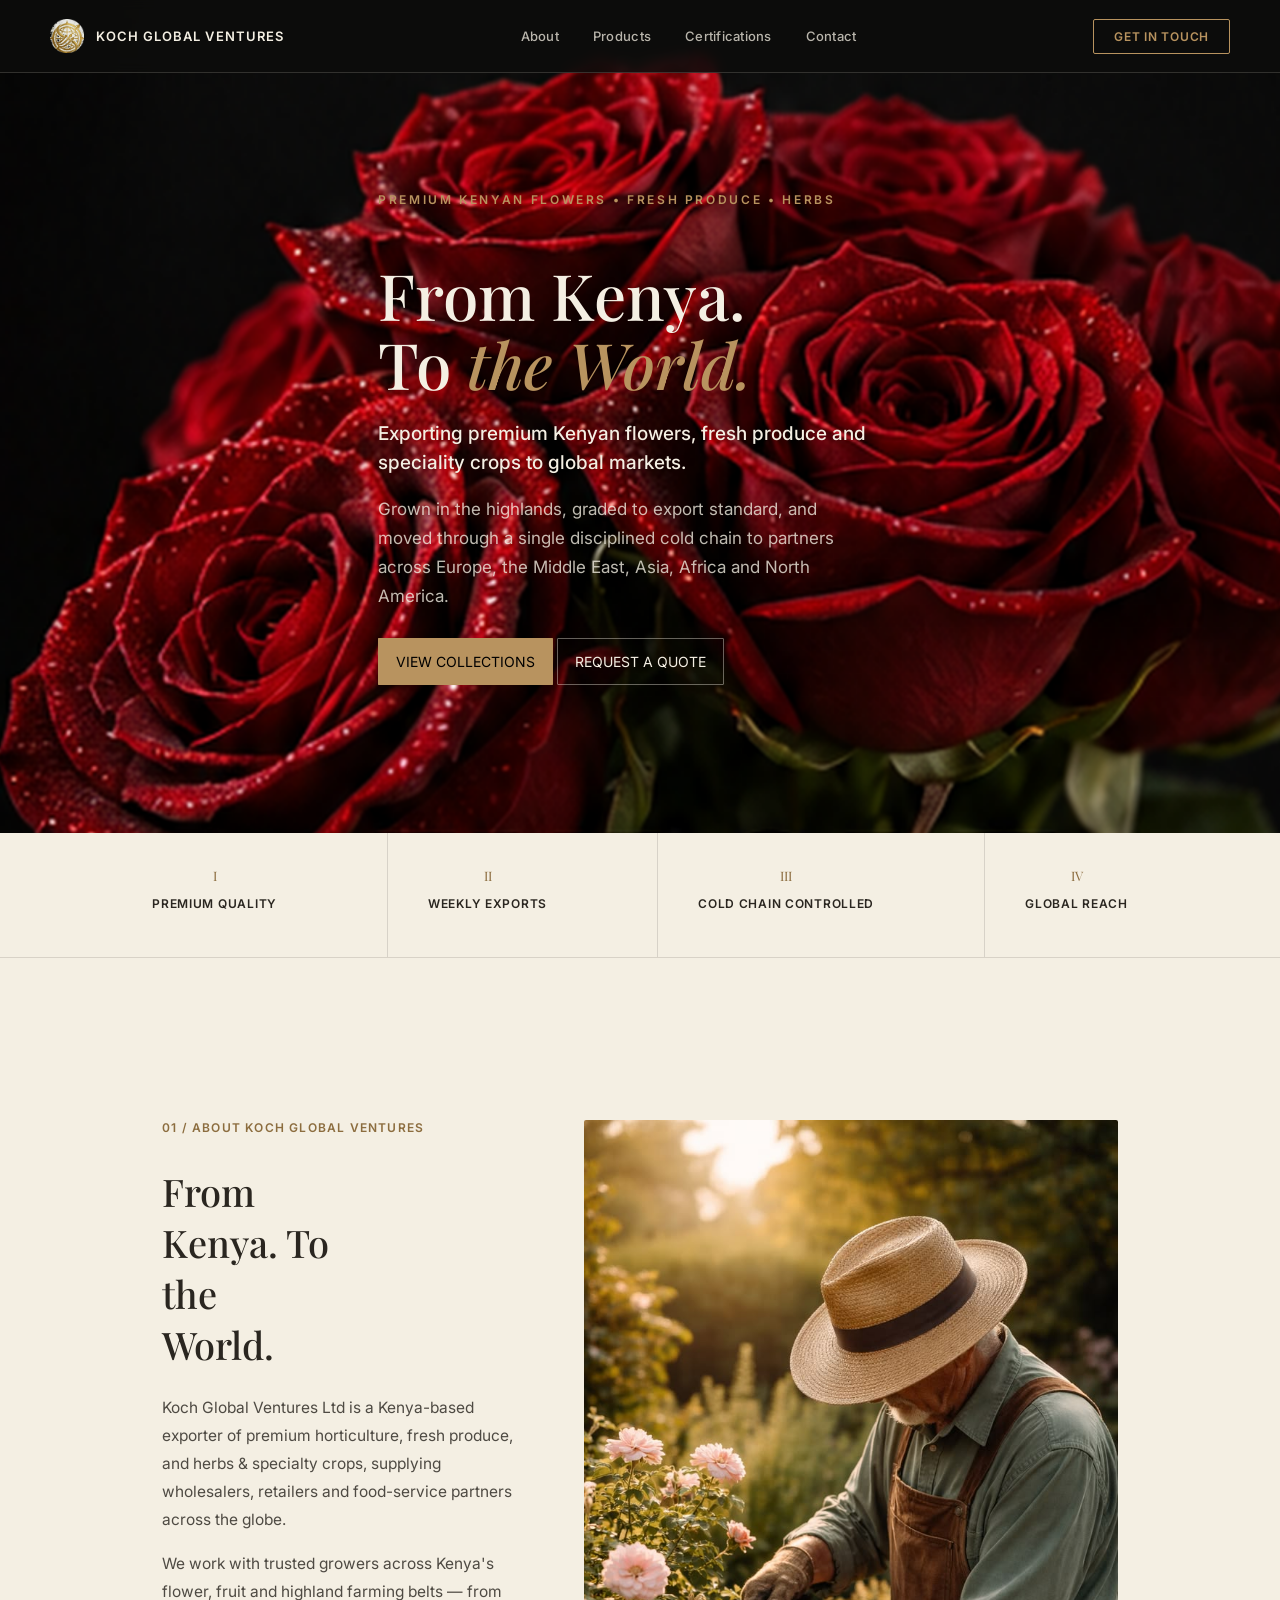
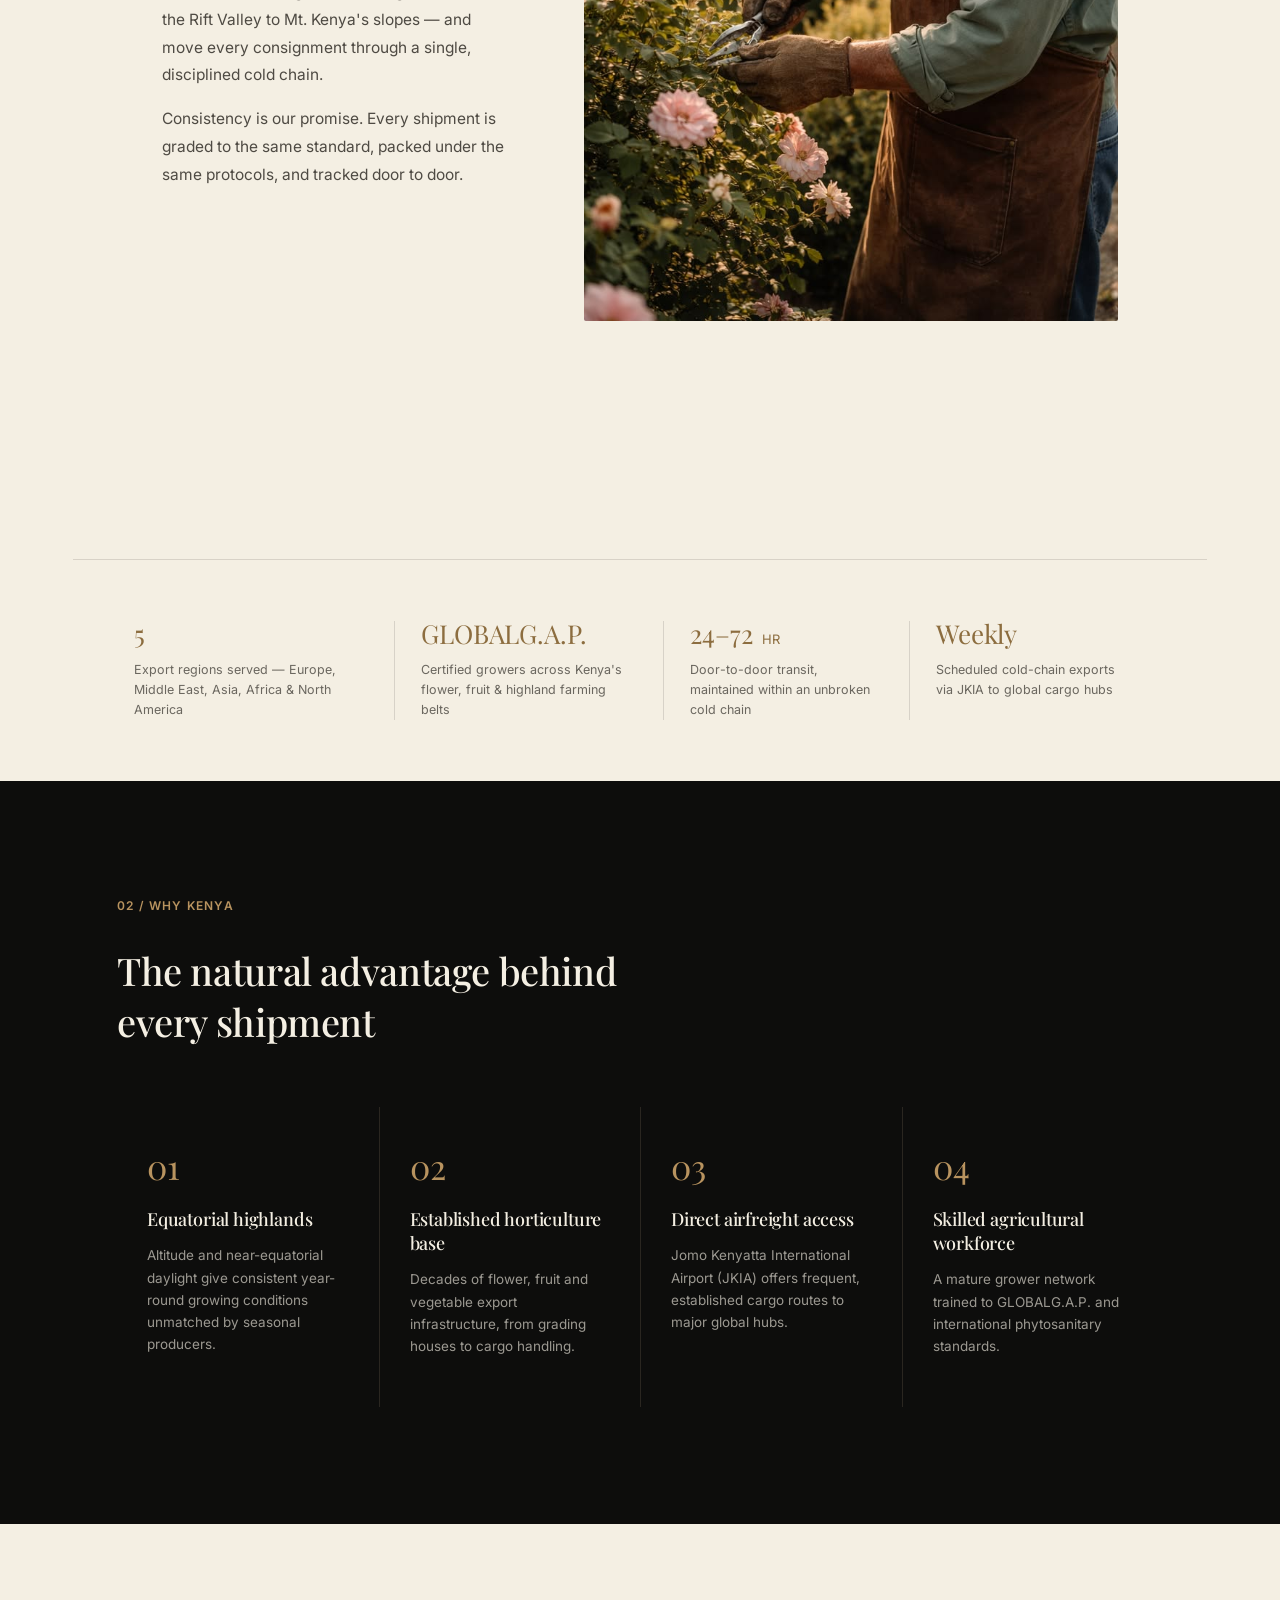
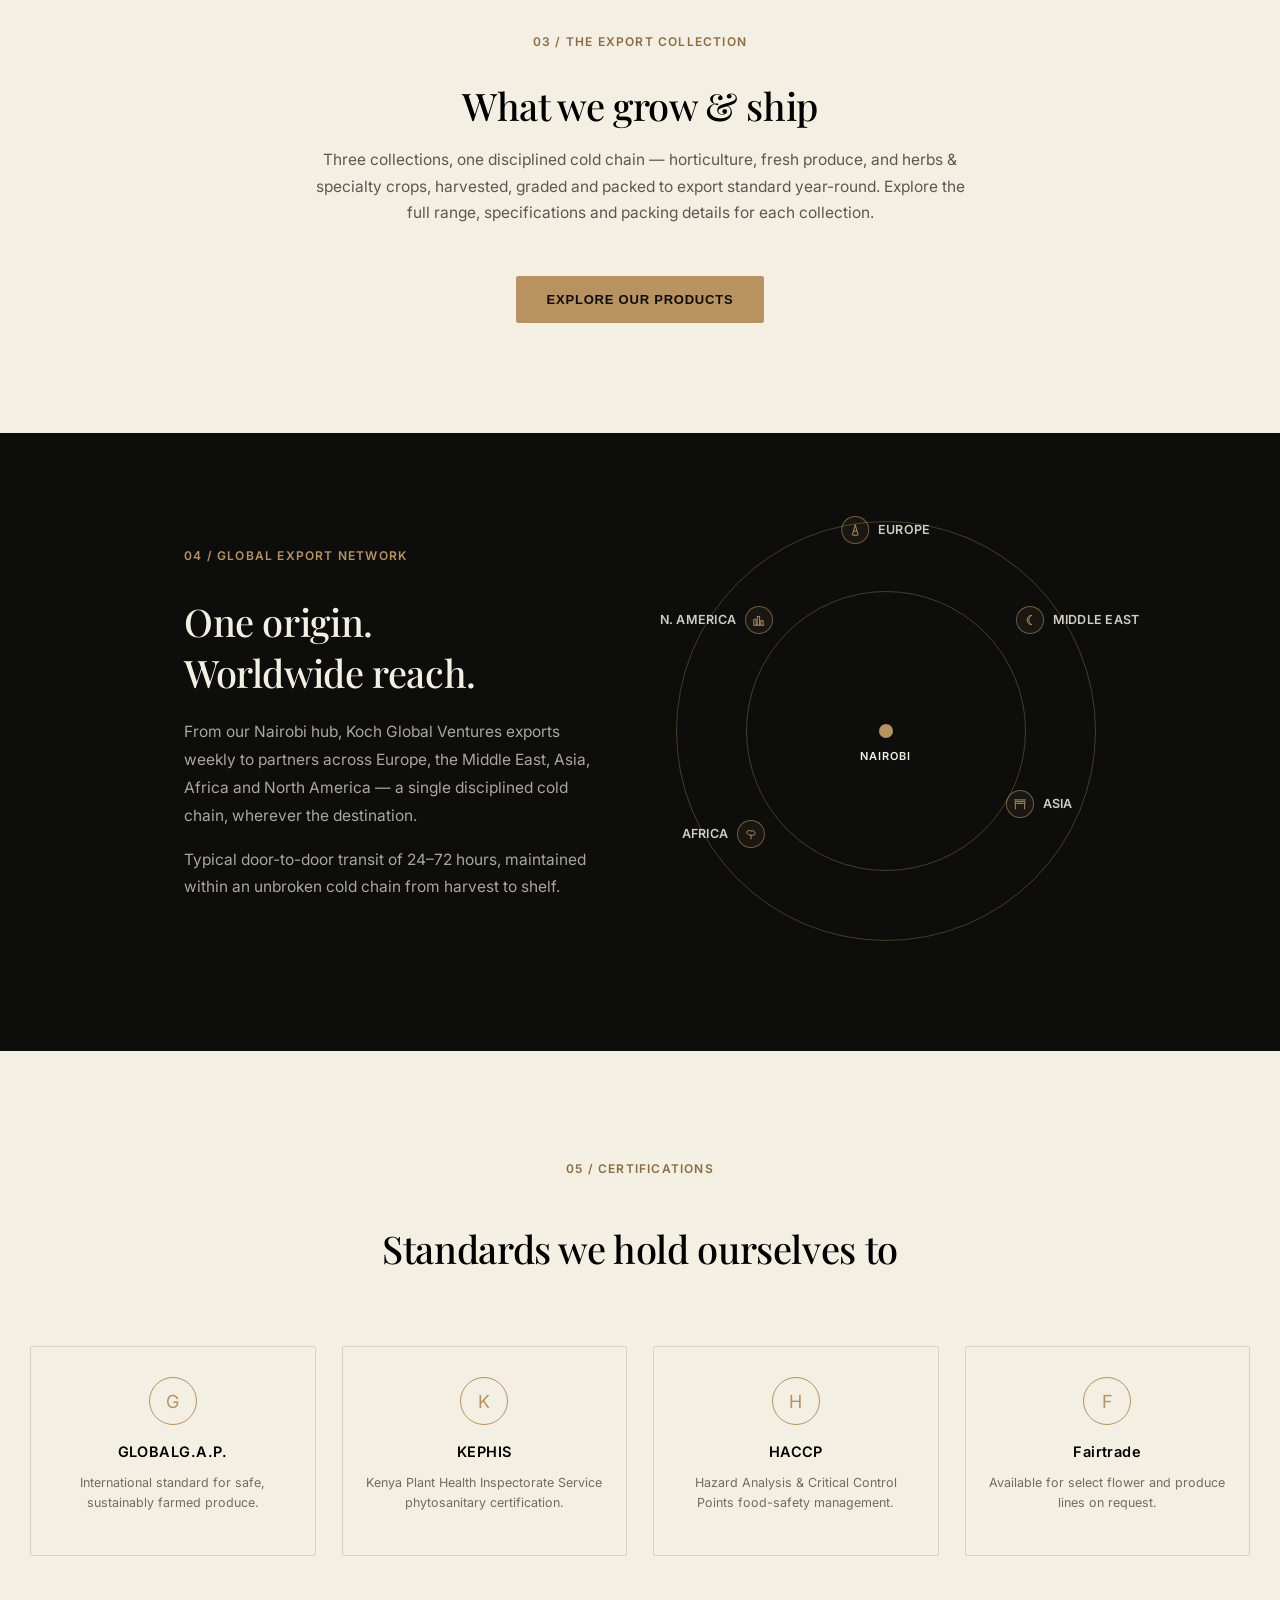
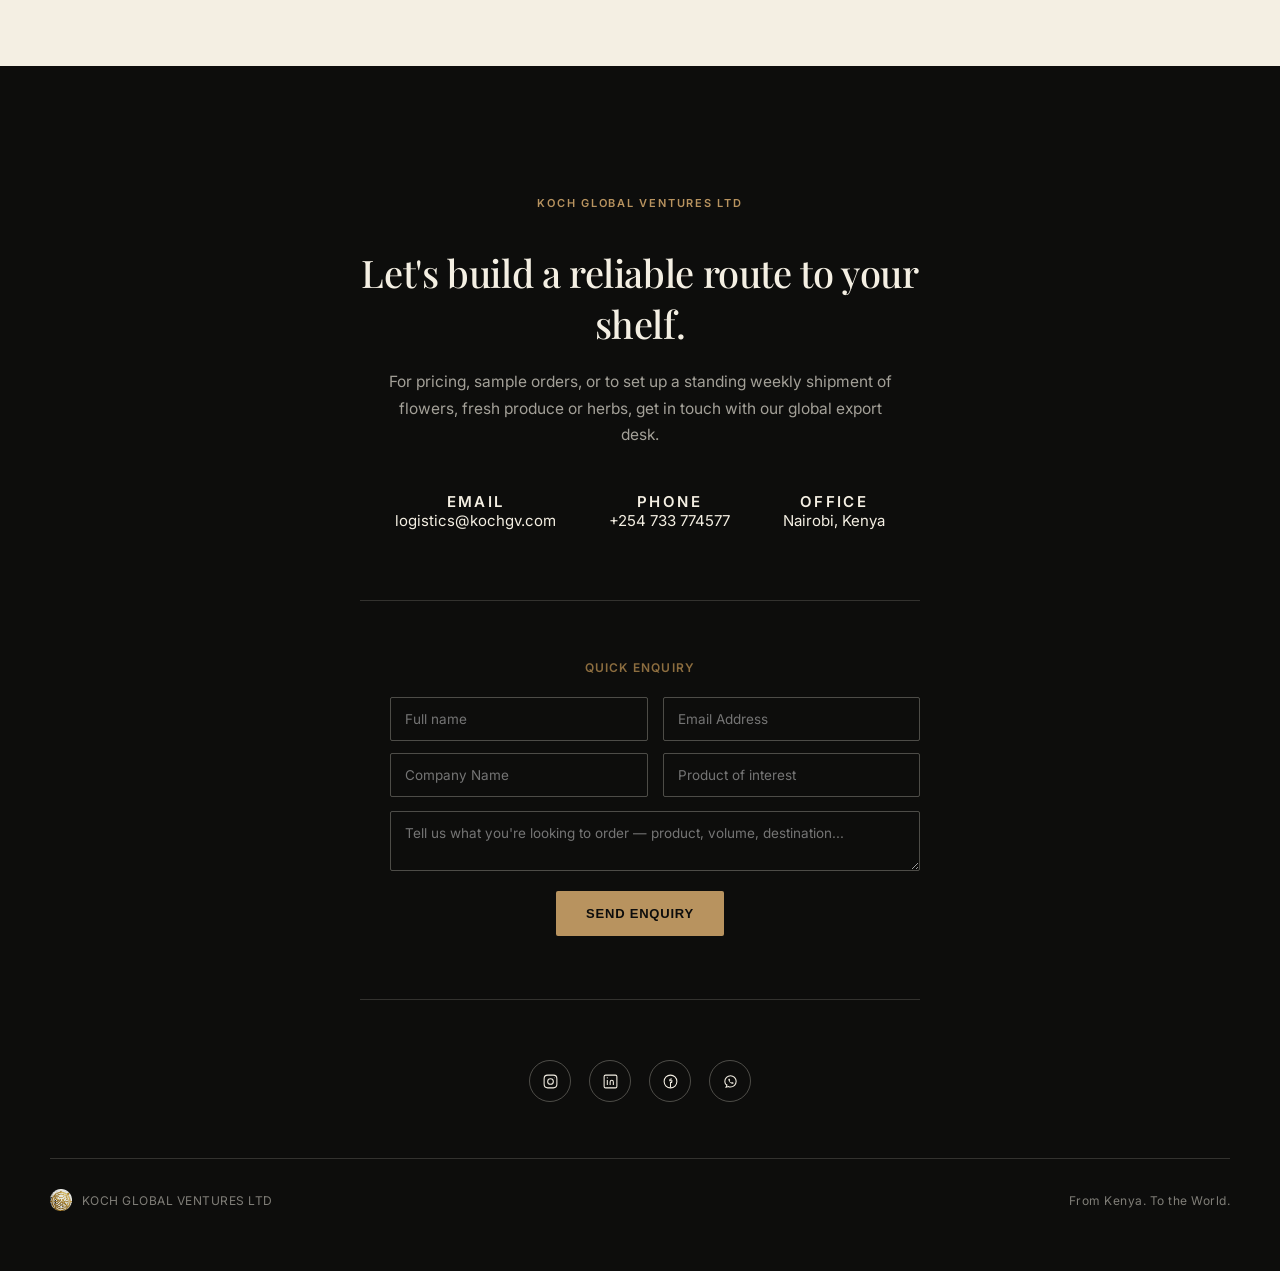
<file: index.html>
<!DOCTYPE html>
<html lang="en">
<head>
    <meta charset="UTF-8">
    <meta name="viewport" content="width=device-width, initial-scale=1.0">
    <link rel="preconnect" href="https://fonts.googleapis.com">
    <link href="https://fonts.googleapis.com/css2?family=Playfair+Display:ital,wght@0,400;0,500;0,600;1,400&family=Inter:wght@400;500;600&display=swap" rel="stylesheet">
    <link rel="stylesheet" href="./Sections/HomePageStyles/sectionone.css"/>
    <link rel="stylesheet" href="./Sections/HomePageStyles/sectiontwo.css"/>
    <link rel="stylesheet" href="./Sections/HomePageStyles/sectionthree.css"/>
    <link rel="stylesheet" href="./Sections/HomePageStyles/sectionfour.css"/>
    <link rel="stylesheet" href="./Sections/HomePageStyles/sectionfive.css"/>
    <link rel="stylesheet" href="./Sections/HomePageStyles/sectionsix.css"/>
    <link rel="stylesheet" href="./Sections/HomePageStyles/sectionseven.css"/>
    <link rel="stylesheet" href="./Sections/HomePageStyles/header.css"/>
    <link rel="stylesheet" href="./index.css"/>
    <link rel="icon" type="image/png" href="./Icons/koch_logo.png"/>
    <title>Koch Global Ventures</title>
</head>
<body>
        <header class="nav-head">
            <div class="nav-header">            
                <div class="nav-title">
                    <img src="./Icons/koch_logo.png" alt="">
                    <span>Koch Global Ventures</span>
                </div>
                
                <nav class="nav-links">
                    <a href="#about">About</a>
                    <a href="./Collection/collection.html">Products</a>
                    <a href="#certifications">Certifications</a>
                    <a href="#contacts">Contact</a>
                </nav>
                <a href="../GetInTouch/getintouch.html" class="nav-cta">Get in touch</a>
                
                <div class="burger-menu" id="burgerMenu">
                    <div class="menu-lines"></div>
                    <div class="menu-lines"></div>
                    <div class="menu-lines"></div>
                </div>

                <!-- Mobile navigation -->
                <div class="mobile-nav" id="mobileNav">
                    <img src="./Icons/koch_logo.png" alt="">
                    <a href="#about">About</a>
                    <a href="./Collection/collection.html">Products</a>
                    <a href="#certifications">Certifications</a>
                    <a href="../#contacts">Contact</a>
                    <a href="./GetInTouch/getintouch.html" class="mobile-cta">Get in touch</a>
                </div>
            </div>

            
        </header>
        <section class="section-one" id="about">
            <div class="section-one-intro"  style="background-image: url('./Icons/intro.png');
                background-repeat: no-repeat;background-size: cover; backdrop-filter: blur(10px);"
            >
                <div class="centre-intro-her">                  
                    <div>
                        <p class="description">PREMIUM KENYAN FLOWERS <span>&bull;</span> FRESH PRODUCE <span>&bull;</span> HERBS</p>
                    </div>
                    <div>
                        <h1 class="kenya-world">From Kenya. To <span>the World.</span></h1>
                    </div>
                    <div>
                        <p class="hero-tagline">Exporting premium Kenyan flowers, fresh produce and speciality crops to global markets.</p>
                    </div>
                    <div>
                        <p class="grown-highlands">Grown in the highlands, graded to export standard, and moved through a single disciplined cold chain to partners 
                            across Europe, the Middle East, Asia, Africa and North America.</p>
                    </div>
                    <div>
                        <a class="view-collection" href="./Collection/collection.html">view collections</a>
                        <a class="request-qoute" href="../GetInTouch/getintouch.html">request a quote</a>
                    </div>
                </div>
            </div>
            <div class="ventures">
                <div class="ventures-item">
                    <span>I</span>
                    <p>premium quality</p>
                </div>
                
                <div class="ventures-item">
                    <span>II</span>
                    <p>weekly exports</p>
                </div>
                
                <div class="ventures-item">
                    <span>III</span>
                    <p>cold chain controlled</p>
                </div>
                
                <div class="ventures-item">
                    <span>IV</span>
                    <p>global reach</p>
                </div>
            </div>
        </section> 
        
        <section class="section-two">
            <div class="section-two-about">
                <div>
                    <div class="koch-global">01 / ABOUT KOCH GLOBAL VENTURES</div>
                    <h2 class="to-keny-and-world">From Kenya. To the World.</h2>
                    <p class="about-koch">Koch Global Ventures Ltd is a Kenya-based exporter of premium horticulture, fresh produce, and herbs 
                        & specialty crops, supplying wholesalers, retailers and food-service partners across the globe.</p>
                    <p class="about-koch">We work with trusted growers across Kenya's flower, fruit and highland farming belts — from the 
                        Rift Valley to Mt. Kenya's slopes — and move every consignment through a single, disciplined cold chain.</p>
                    <p class="about-koch">Consistency is our promise. Every shipment is graded to the same standard, packed under the same protocols, 
                        and tracked door to door.</p>
                </div>
                <div class="farmer-image">
                    <img src="./Icons/gardener.png" alt="">
                </div>
            </div>
            <div class="section-two-why-kenya">
                <div class="about-item">
                    <span class="number">5</span>
                    <p>Export regions served — Europe, Middle East, Asia, Africa & North America</p>
                </div>
                <div class="about-item">
                    <span class="number">GLOBALG.A.P.</span>
                    <p>Certified growers across Kenya's flower, fruit & highland farming belts</p>
                </div>
                <div class="about-item">
                    <span class="number">24–72 <small>HR</small></span>
                    <p>Door-to-door transit, maintained within an unbroken cold chain</p>
                </div>
                <div class="about-item">
                    <span class="number">Weekly</span>
                    <p>Scheduled cold-chain exports via JKIA to global cargo hubs</p>
                </div>
                <div></div>
            </div>
        </section>

        <section class="section-three">
            <div class="section-three-div">            
                <div class="section-black-one">
                    <div>02 / Why Kenya</div>
                    <h2 class="natural-development">The natural advantage behind every shipment</h2>
                </div>
                <div class="section-black-two">
                    <div class="location-and-items">
                        <div>01</div>
                        <h3>Equatorial highlands</h3>
                        <p>Altitude and near-equatorial daylight give consistent year-round growing conditions unmatched by seasonal producers.</p>
                    </div>
                    
                    <div class="location-and-items">
                        <div>02</div>
                        <h3>Established horticulture base</h3>
                        <p>Decades of flower, fruit and vegetable export infrastructure, from grading houses to cargo handling.</p>
                    </div>
                    
                    <div class="location-and-items">
                        <div>03</div>
                        <h3>Direct airfreight access</h3>
                        <p>Jomo Kenyatta International Airport (JKIA) offers frequent, established cargo routes to major global hubs.</p>
                    </div>
                    
                    <div class="location-and-items">
                        <div>04</div>
                        <h3>Skilled agricultural workforce</h3>
                        <p>A mature grower network trained to GLOBALG.A.P. and international phytosanitary standards.</p>
                    </div>
                </div>
            </div>
        </section>

        <section class="section-four">
            <div class="wrap-four">
                <div>03 / The Export Collection</div>
                <h2>What we grow & ship</h2>
                <p>Three collections, one disciplined cold chain — horticulture, fresh produce, 
                    and herbs & specialty crops, harvested, graded and packed to export standard 
                    year-round. Explore the full range, specifications and packing details 
                    for each collection.</p>
                    
                <button><a href="">explore our products</a></button>
            </div>
        </section>

        <section class="section-five">
            <div class="reach-grid">
                <div class="section-five-part-one">
                    <span>04 / Global Export Network</span>
                    <h2>One origin. Worldwide reach.</h2>
                    <p>From our Nairobi hub, Koch Global Ventures exports weekly to partners across Europe, 
                        the Middle East, Asia, Africa and North America — a single disciplined cold chain, 
                        wherever the destination.</p>
                    <p>Typical door-to-door transit of 24–72 hours, maintained within an unbroken cold 
                        chain from harvest to shelf.</p>
                </div>
                <div class="map-wrap">
                    <div class="map-ring r1"></div>
                    <div class="map-ring r2"></div>
                    <div class="map-hub"></div>
                    <div class="map-hub-label">NAIROBI</div>
                    <div class="map-node" style="top:-5px;left:210px;transform:translateX(-50%);">
                    <span class="ricon"><svg viewBox="0 0 24 24"><path d="M12 3 L7 21 M12 3 L17 21 M9 14 H15 M8 21 H16"/></svg></span>
                    <span>Europe</span>
                    </div>
                    <div class="map-node" style="top:85px;left:340px;">
                    <span class="ricon"><svg viewBox="0 0 24 24"><path d="M15 4a8 8 0 1 0 0 16c-3-1.5-5-4.7-5-8s2-6.5 5-8z"/></svg></span>
                    <span>Middle East</span>
                    </div>
                    <div class="map-node" style="top:269px;left:330px;">
                    <span class="ricon"><svg viewBox="0 0 24 24"><path d="M3 8h18 M4 8v13 M20 8v13 M2 5h20 M6 11h12"/></svg></span>
                    <span>Asia</span>
                    </div>
                    <div class="map-node" style="top:299px;left:6px;flex-direction:row-reverse;">
                    <span class="ricon"><svg viewBox="0 0 24 24"><path d="M12 21v-7 M12 14c-4 0-7-2-7-5s3-4 7-2c4-2 7 1 7 4s-3 3-7 3z"/></svg></span>
                    <span>Africa</span>
                    </div>
                    <div class="map-node" style="top:85px;left:-16px;flex-direction:row-reverse;">
                    <span class="ricon"><svg viewBox="0 0 24 24"><path d="M3 21V11h4v10 M9 21V6h4v15 M15 21V13h4v8 M3 21h18"/></svg></span>
                    <span>N. America</span>
                    </div>
                </div>
                <div class="map-wrap-picture">
                    <img src="./Icons/earth.png" alt="" class="map-wrap">
                </div>
            </div>
        </section>

        <section class="section-six" id="certifications">
            <div class="section-six-wrapper">            
                <div class="certifications">05 / Certifications</div>
                <h2>Standards we hold ourselves to</h2>
                <div class="gkhf">
                    <div class="gkhf-item">
                        <div>G</div>
                        <h3>GLOBALG.A.P.</h3>
                        <p>International standard for safe, 
                            sustainably farmed produce.</p>
                    </div>

                    <div class="gkhf-item">
                        <div>K</div>
                        <h3>KEPHIS</h3>
                        <p>Kenya Plant Health Inspectorate 
                            Service phytosanitary certification.</p>
                    </div>

                    <div class="gkhf-item">
                        <div>H</div>
                        <h3>HACCP</h3>
                        <p>Hazard Analysis & Critical Control 
                            Points food-safety management.</p>
                        </div>

                    <div class="gkhf-item">
                        <div>F</div>
                        <h3>Fairtrade</h3>
                        <p>Available for select flower and 
                            produce lines on request.</p>
                    </div>
                </div>
            </div>
        </section>

        <section class="section-seven" id="contacts">
            <div class="footer">
                <div class="footer-title">Koch Global Ventures Ltd</div>
                <h2>Let's build a reliable route to your shelf.</h2>
                <p>For pricing, sample orders, or to set up a standing weekly shipment of flowers, fresh 
                    produce or herbs, get in touch with our global export desk.</p>
                <div class="email-phone-office">
                    <div class="epo-item">
                        <span>Email</span>
                        <a href="mailto:logistics@kochgv.com">logistics@kochgv.com</a>
                    </div>
                                        
                    <div class="epo-item">
                        <span>Phone</span>
                        <a href="tel:+254 733 774577">+254 733 774577</a>
                    </div>
                                        
                    <div class="epo-item">
                        <span>Office</span>
                        <a href="https://maps.google.com/maps?q=Nairobi,Kenya" target="_blank">Nairobi, Kenya</a>
                    </div>
                </div>

                <div class="form-entry-footer">
                    <form action="" id="enquiryForm" class="form-filling">
                        <div class="quick-enquiry">QUICK ENQUIRY</div>
                        <div class="form-input">
                            <div>                           
                                <div class="input-data">
                                    <input type="text" id="full_name" placeholder="Full name"/>
                                </div>
                                <div class="input-data">
                                    <input type="text"  id="company_name" placeholder="Company Name"/>
                                </div>
                            </div>
                            <div>                            
                                <div class="input-data">
                                    <input type="email" id="email" placeholder="Email Address"/>
                                </div>
                                <div class="input-data">
                                    <input type="text"  id="product-of-interest" placeholder="Product of interest"/>
                                </div>
                            </div>
                        </div>
                        <textarea name="" id="tell-us" 
                            placeholder="Tell us what you're looking to order — product, volume, destination..."
                        ></textarea>
                        <div class="send-quiry-quote">
                            <button type="button" onclick="sendToWhatsApp()">send enquiry</button>
                        </div>
                    </form>
                </div>

                <div class="social-row">
                    <a href="https://instagram.com/kochglobal_ventures" aria-label="Instagram" target="_blank" rel="noopener">
                        <svg viewBox="0 0 24 24"><rect x="3" y="3" width="18" height="18" rx="5"/><circle cx="12" cy="12" r="4"/><circle cx="17.2" cy="6.8" r="0.6" fill="currentColor" stroke="none"/></svg>
                    </a>
                    <a href="https://linkedin.com/company/kochglobalventures" aria-label="LinkedIn" target="_blank" rel="noopener">
                        <svg viewBox="0 0 24 24"><rect x="3" y="3" width="18" height="18" rx="2"/><line x1="7.5" y1="10" x2="7.5" y2="17"/><circle cx="7.5" cy="6.8" r="0.9" fill="currentColor" stroke="none"/><path d="M11.5 17v-4.2c0-1.6 1-2.6 2.4-2.6 1.3 0 2.1.9 2.1 2.6V17"/></svg>
                    </a>
                    <a href="https://facebook.com/kochglobal_ventures" aria-label="Facebook" target="_blank" rel="noopener">
                        <svg viewBox="0 0 24 24"><circle cx="12" cy="12" r="9"/><path d="M14 8.5h-1.5c-1 0-1.5.5-1.5 1.5V11H14l-.4 2.4h-1.6V20"/></svg>
                    </a>
                    <a href="./GetInTouch/getintouch.html" aria-label="WhatsApp" target="_blank" rel="noopener">
                        <svg viewBox="0 0 24 24"><path d="M7 17l-1.2 3L9 19c1 .5 2 .8 3 .8 4.4 0 8-3.6 8-8s-3.6-8-8-8-8 3.6-8 8c0 1.5.4 2.8 1.2 4z"/><path d="M9 8.7c0-.4.3-.7.7-.7h.6c.3 0 .5.2.6.4l.5 1.4c.1.3 0 .5-.1.7l-.5.6c-.1.1-.1.3 0 .4.4.8 1.2 1.6 2 2 .1.1.3.1.4 0l.6-.5c.2-.1.4-.2.7-.1l1.4.5c.2.1.4.3.4.6v.6c0 .4-.3.7-.7.7-3 0-6.6-3.5-6.6-6.6z" fill="currentColor" stroke="none"/></svg>
                    </a>
                </div>

                <div class="footer-ending">
                    <div class="flogo">
                        <img src="./Icons/koch_logo.png" alt="KGV logo">
                        <span>KOCH GLOBAL VENTURES LTD</span>
                    </div>
                    <span>From Kenya. To the World.</span>
                </div>
            </div>
        </section>

        <script src="./BurgerMenu/menu.js"></script>
        <script src="./whatsapp.js"></script>
</body>
</html>
</file>
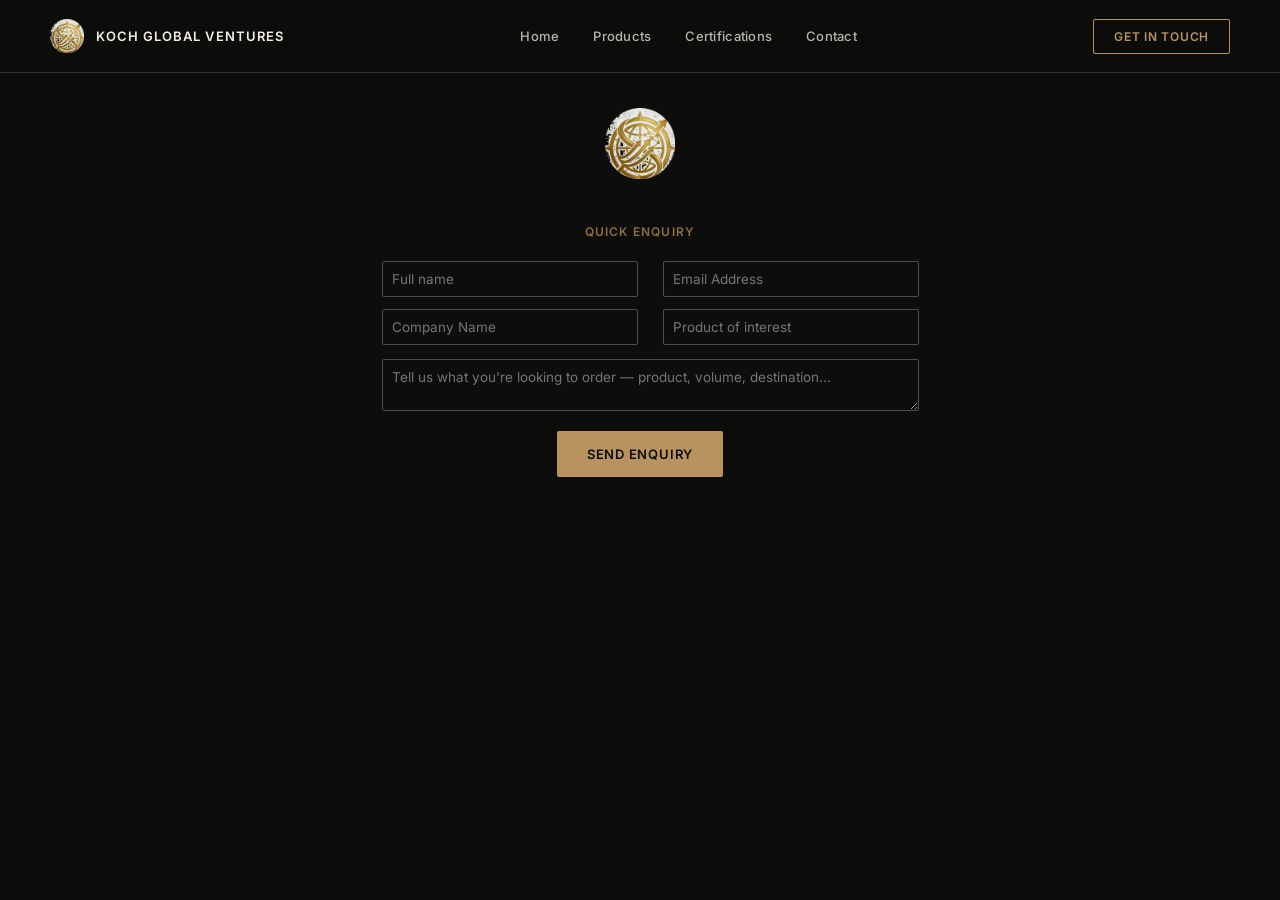
<file: GetInTouch/getintouch.html>
<!DOCTYPE html>
<html lang="en">
<head>
    <meta charset="UTF-8">
    <meta name="viewport" content="width=device-width, initial-scale=1.0">
    <link rel="stylesheet" href="./getintouch.css"/>
    <link rel="stylesheet" href="../index.css"/>
    <link rel="stylesheet" href="../Sections/HomePageStyles/header.css"/>
    <link rel="preconnect" href="https://fonts.googleapis.com">
    <link href="https://fonts.googleapis.com/css2?family=Playfair+Display:ital,wght@0,400;0,500;0,600;1,400&family=Inter:wght@400;500;600&display=swap" rel="stylesheet">
    <title>Document</title>
</head>
<body>
    <div class="header-get-in-touch">

    
    <header class="nav-head">
            <div class="nav-header">            
                <div class="nav-title">
                    <img src="../Icons/koch_logo.png" alt="">
                    <span>Koch Global Ventures</span>
                </div>
                
                <nav class="nav-links">
                    <a href="../">Home</a>
                    <a href="../Collection/collection.html">Products</a>
                    <a href="../#certifications">Certifications</a>
                    <a href="../#contacts">Contact</a>
                </nav>
                <a href="" class="nav-cta">Get in touch</a>
                
                <div class="burger-menu" id="burgerMenu">
                    <div class="menu-lines"></div>
                    <div class="menu-lines"></div>
                    <div class="menu-lines"></div>
                </div>

                <!-- Mobile navigation -->
                <div class="mobile-nav" id="mobileNav">
                    <img src="../Icons/koch_logo.png" href="../" alt="">
                    <a href="../">Home</a>
                    <a href="../Collection/collection.html">Products</a>
                    <a href="../#certifications">Certifications</a>
                    <a href="../#contacts">Contact</a>
                    <a href="./getintouch.html" class="mobile-cta">Get in touch</a>
                </div>
            </div>            
    </header>
    </div>
    <section class="get-in-touch">
        <div class="form-entry">
            <img src="../Icons/koch_logo.png" alt="" class="koch-logo">
            <form action="" id="enquiryForm" class="form-filling">
                <div class="quick-enquiry">QUICK ENQUIRY</div>
                <div class="form-input">
                    <div>                           
                        <div class="input-data">
                            <input type="text" id="full_name" placeholder="Full name"/>
                        </div>
                        <div class="input-data">
                            <input type="text"  id="company_name" placeholder="Company Name"/>
                        </div>
                    </div>
                    <div>                            
                        <div class="input-data">
                            <input type="email" id="email" placeholder="Email Address"/>
                        </div>
                        <div class="input-data">
                            <input type="text"  id="product-of-interest" placeholder="Product of interest"/>
                        </div>
                    </div>
                </div>
                <textarea name="" id="tell-us" 
                    placeholder="Tell us what you're looking to order — product, volume, destination..."
                ></textarea>
                <div class="send-quiry-quote">
                    <button type="button" id="send-enquiry" onclick="sendToWhatsApp()">send enquiry</button>
                </div>
            </form>           
        </div>
    </section>
    <script src="../whatsapp.js"></script>
    <script src="../BurgerMenu/menu.js"></script>
</body>
</html>
</file>
<file: Sections/HomePageStyles/sectionone.css>
.description {
    color: #B8935F;
    font-size: 12px;
    font-weight: 600;
    letter-spacing: 0.22em;
    text-transform: uppercase;
    margin-bottom: 22px;
    font-family: 'Inter', sans-serif;
}

.kenya-world {
    color: #f4efe3;
    font-size: 64px;
    line-height: 1.08;
    font-family: 'Playfair Display', serif;
    font-weight: 500;
    margin-bottom: 22px;
    max-width: 419px;
}
.kenya-world span{
    color: #B8935F;
    font-style: italic;
}

p.hero-tagline{
    font-size: 19px;
    font-weight: 500;
    max-width: 524px;
    margin-bottom: 18px;
    line-height: 1.5;
    color: #f4efe3;
}

.section-one-intro {
    color: white;
    color: white;
    display: flex;
    flex-direction: column;
    align-items: center;
    padding: 180px 0 162px;
    backdrop-filter: blur(10px);
}

.grown-highlands{
    color: rgba(244, 239, 227, 0.78);
    font-size: 17px;
    line-height: 1.7;
    max-width: 482px;
    margin-bottom: 40px;
    font-family: 'Inter', sans-serif;
}

.section-one-intro button{
    padding: 15px 30px;
    font-size: 13px;
    font-weight: 600;
    letter-spacing: 0.06em;
    text-transform: uppercase;
    border-radius: 2px;
    transition: all .2s;
}
.centre-intro-her a{
    text-transform: uppercase;
    font-size: 14px;
    padding-right: 17px;
    padding-left: 17px;
    padding-top: 14px;
    padding-bottom: 14px;
    border-radius: 1px;
}
a.view-collection {
    color: #000;
    background: #B8935F;
    border: 1px solid #B8935F;
}

a.request-qoute {
    color: #f4efe3;
    border: 1px solid rgba(244, 239, 227, 0.4);
    background: transparent;
}
.ventures{
    background: #F4EFE3;
}

.ventures {
    background: #F4EFE3;
    border-bottom: 1px solid rgba(42, 38, 32, 0.14);
    display: flex;
    align-items: center;
    flex-direction: row;
    justify-content: center;
    gap: 70px;
}

.ventures-item{
    padding: 34px 40px;
    text-align: center;
    border-left: 1px solid rgba(42, 38, 32, 0.14);
}
.ventures-item:first-child {
    border-left: none;
}

.ventures-item:last-child {
    /* border-left: none; */
}
.ventures span{
    color: #8C6D3F;
    font-family: 'Playfair Display', serif;
    font-size: 13px;
    display: block;
    margin-bottom: 8px;
}

.ventures p{
    color: #2a2620;
    font-size: 12px;
    font-weight: 600;
    letter-spacing: 0.06em;
    text-transform: uppercase;
}

@media (max-width: 989px){
    .ventures {
        gap: 2px;
    }

    .ventures {
        gap: 2px;
        display: grid;
        grid-template-columns: repeat(2, 1fr);
        border-bottom:none;
    }

    .ventures-item {
        border: 1px solid rgba(42, 38, 32, 0.14);
    }

    .ventures span {
        font-size: 14px;
    }
}

@media (max-width: 862px){
    .section-one-intro{
        padding: 68px 0 86px;
    }

    .kenya-world{
        font-weight: 400;
        font-size: 35px;
    }

    p.hero-tagline{
        font-size: 14px;
        font-weight: 400; 
    }

    .grown-highlands{
        font-size: 14px;
    }

    .description{
        font-size: 12px;
        font-weight: 500;
    }
    
    .centre-intro-her a{
        font-size: 8px;
        padding-right: 11px;
        padding-left: 11px;
        padding-top: 10px;
        padding-bottom: 10px; 
    }

    .ventures-item{
        padding: 17px 23px;
        padding-left: 42px;
    }

    .ventures span{
        margin-bottom: 3px;
    }
    .ventures p{
        font-size: 10px;
        font-weight: 500;
    }
}

@media (max-width:636px){
    .centre-intro-her {
        display: flex;
        flex-direction: column;
        align-items: center;
        max-width: 430px;
        padding-top: 30px;
    }

    .ventures p {
        font-size: 11px;
    }

    .ventures span {
        font-size: 11px;
    }

    .ventures-item {
        padding: 9px 15px;
        padding-left: 37px;
    }

    p.hero-tagline {
        text-align: center;
    }

    .grown-highlands {
        text-align: center;
    }
}

@media (max-width: 560px) {
    .ventures-item {
        padding: 9px 15px;
        padding-left: 17px;
    }
}
@media (max-width:500px){
    .kenya-world {
        font-size: 23px;
        line-height: 0.08;
        margin-bottom: 16px;
    }

    p.hero-tagline {
        font-size: 10px;
        line-height: 0.5;
    }

    .grown-highlands {
        font-size: 10px;
        margin-bottom: 37px;
    }

    .section-one-intro {
        padding: 49px 0 70px;
    }

    .ventures span {
        font-size: 6px;
    }

    .ventures p {
        font-size: 7px;
    }
}

@media (max-width: 439px){
    .ventures {
        display: grid;
        gap: 2px;
        grid-template-columns: repeat(2, 1fr);
    }

    .ventures-item{
        border-top: 1px solid rgba(42, 38, 32, 0.14);
    }

    .ventures p {
        font-size: 9px;
    }

    .ventures span {
        font-size: 9px;
    }

    .centre-intro-her {
        display: flex;
        flex-direction: column;
        align-items: flex-start;
        max-width: 377px;
    }

    p.hero-tagline {
        text-align: left;
        line-height: 1.5;
    }

    .grown-highlands {
        text-align: left;
    }

    .kenya-world {
        font-size: 25px;
        line-height: 0.08;
        margin-bottom: 21px;
    }

    p.hero-tagline {
        font-size: 13px;
    }

    .grown-highlands {
        font-size: 13px;
        margin-bottom: 38px;
    }

    .centre-intro-her a {
        font-size: 10px;
    }

    .description {
        font-size: 11px;
        text-align: center;
    }
}

@media (max-width:430px){
    .centre-intro-her {
        margin-left: 12px;
    }
}

@media (max-width:394px){
    .centre-intro-her {
        margin-left: 22px;
    }
}

@media (max-width:387px){
    .centre-intro-her {
        margin-right: 17px;
    }
}

@media (max-width:344px){
    .kenya-world{
        text-align: center;
    }

    p.hero-tagline {
        text-align: center;
    }

    .grown-highlands {
        text-align: center;
    }

    .centre-intro-her {
        align-items: center;
    }
}

@media (max-width: 332px){
    .ventures{
        gap: 0;
    }
}

@media (max-width:330px){
    .kenya-world{
        font-size: 20px;
        font-weight: 600;
    }

    .centre-intro-her a {
        font-size: 8px;
    }
}

@media (max-width:328px){
    .ventures-item {
        padding: 3px 14px;
    }
}

@media (max-width:320px){
    .ventures-item {
        padding: 3px 11px;
    }
}

@media (max-width:308px){
    .ventures-item {
        padding: 3px 9px;
    }
}

@media (max-width:300px){
    .ventures-item {
        padding: 3px 6px;
    }
}
</file>
<file: Sections/HomePageStyles/sectiontwo.css>
.section-two{
    background: #F4EFE3;
    flex-direction: column;
    align-items: center;
    display: flex;
} 
 .koch-global{
    font-family: 'Inter', sans-serif;
    font-size: 12px;
    font-weight: 600;
    letter-spacing: 0.1em;
    color: #8c6d3f;
    margin-bottom: 16px;
    text-transform: uppercase;

}

h2.to-keny-and-world {
    font-size: 38px;
    margin-bottom: 24px;
    color: #2a2620;
    font-family: 'Playfair Display', serif;
    font-weight: 500;
    max-width: 49%;
}

.section-two-about {
    padding: 162px;
    display: flex;
    justify-content: center;
    background: #F4EFE3;
    gap: 71px;
}

.about-koch {
    font-size: 15.5px;
    line-height: 1.8;
    color: rgba(42, 38, 32, 0.82);
    margin-bottom: 16px;
    max-width: 484px;
}

.section-two-why-kenya {
    gap: 0;
    margin-top: 72px;
    border-top: 1px solid rgba(42, 38, 32, 0.14);;
    display: flex;
    padding: 61px;
    justify-content: center;
    max-width: 79%;
    flex-direction: row;
}

.section-two-why-kenya  p{
    font-size: 12.5px;
    line-height: 1.6;
    color: rgba(42, 38, 32, 0.68);
    margin-bottom: 0;
}

span.number{
    font-family: 'Playfair Display', serif;
    font-size: 26px;
    color: var(--gold-deep);
    margin-bottom: 10px;
    line-height: 1;
}

.farmer-image img{
    width: 100%;
    border-radius: 2px;
    object-fit: cover;
}

span.number {
    font-family: 'Playfair Display', serif;
    font-size: 26px;
    color: #8C6D3F;
    margin-bottom: 10px;
    line-height: 1;
}

.section-two-why-kenya p{
    font-size: 12.5px;
    line-height: 1.6;
    color: rgba(42, 38, 32, 0.68);
    margin-bottom: 0;
}

.about-item {
    max-width: 326px;
    padding: 0 26px;
    border-left: 1px solid rgba(42, 38, 32, 0.14);
}

.about-item:first-child {
    border-left: none;
    padding-left: 0;
}

.about-item small{
    color:#8C6D3F;
    font-size: 13px;
    font-family: 'Inter', sans-serif;
    margin-left: 3px;
}

@media (max-width: 1186px){
    .section-two-about{
        padding: 129px;
    }
}
@media (max-width: 1170px){
    .section-two-about{
        padding: 95px;
    }

    .section-two-why-kenya{
        margin-top: -10px;
        padding: 27px;
        max-width: 86%;
        margin-bottom: 35px;
    }

    h2.to-keny-and-world{
        font-size: 28px;
    }
}

@media (max-width: 931px){
    .section-two-about {
        padding: 69px;
    }
}

@media (max-width: 874px){
    .section-two-about {
        padding: 50px;
    }
}

@media (max-width :863px){
    h2.to-keny-and-world {
        font-size: 21px;
    }

    .about-koch{
        font-size: 14px;
    }

    .farmer-image img{
        width: 100%;
        margin-right: -323px;
    }

    span.number {
        font-size: 18px;
        margin-bottom: 6px;
        line-height: 0;
    }

    .section-two-about {
        gap: 6px;
    }
}

@media (max-width: 666px){
    .section-two-about {
        flex-direction: column;
    }
    h2.to-keny-and-world{
        max-width: 71%;
    }

    .about-koch{
        max-width: 533px;
    }

    .section-two-why-kenya {
        display: grid;
        grid-template-columns: repeat(2, 1fr);
    }

    .about-item {
        border-bottom: 1px solid rgba(42, 38, 32, 0.14);
        padding: 17px;
        border-left: 1px solid rgba(42, 38, 32, 0.14);
    }

    .about-item:first-child {
        border-left: 1px solid rgba(42, 38, 32, 0.14);
        padding: 17px;
    }
}

@media (max-width:620px){
    .farmer-image img {
        width: 100%;
        height: 510px;
    }
}

@media (max-width:563px){
    h2.to-keny-and-world {
        max-width: 56%;
    }

    .about-koch {
        max-width: 753px;
    }
}

@media (max-width:500px){
    .about-koch, .section-two-why-kenya p {
        font-size: 10px;
    }

    h2.to-keny-and-world {
        max-width: 74%;
        font-size: 23px;
    }

    span.number {
        font-size: 15px;
    }

    .about-item {
        padding: 9px;
    }
}

@media (max-width:438px){
    .about-koch {
        font-size: 13px;
    }

    .section-two-about {
        padding: 29px;
    }

    .farmer-image img {
        width: 91%;
        height: 334px;
        margin-right: 0;
    }

    .farmer-image {
        align-items: center;
        display: flex;
        flex-direction: column;
    }
    .section-two-why-kenya p{
        font-size: 12px;
    }
}

@media (max-width:438px){
    .section-two-why-kenya {
        padding: 11px;
        max-width: 70%;
    }
}

@media (max-width:372px){
    .about-item {
        border: 1px solid rgba(42, 38, 32, 0.14);
    }

    .section-two-why-kenya {
        padding: 0px;
        max-width: 100%;
    }
}

@media (max-width:350px){
    .koch-global{
        font-size: 11px;
    }

    h2.to-keny-and-world {
        max-width: 73%;
        font-size: 22px;
    }
}
</file>
<file: Sections/HomePageStyles/sectionthree.css>
.section-three {
    display: flex;
    flex-direction: column;
    align-items: center;
    background: #0D0D0C;
    color: #F4EFE3;
}

.section-black-two {
    display: grid;
    grid-template-columns: repeat(4, 1fr);
    background: rgba(244, 239, 227, 0.16);
    font-family: 'Inter', sans-serif;
    margin-top: 60px;;
}

.section-three-div{
    max-width: 1180px;
    margin: 0 auto;
    padding: 117px;
}

.section-black-one div{
    color: #B8935F;
    font-family: 'Inter', sans-serif;
    font-size: 12px;
    font-weight: 600;
    letter-spacing: 0.1em;
    margin-bottom: 16px;
    text-transform: uppercase;
}

.section-black-one h2{
    color: #F4EFE3;
    font-family: 'Playfair Display', serif;
    font-size: 38px;
    letter-spacing: -0.01em;
    font-weight: 500;
    max-width: 500px;
}

.location-and-items {
    padding: 36px 30px;
    background: #0D0D0C;;
}

.location-and-items div{
    font-family: 'Playfair Display', serif;
    font-size: 34px;
    color:#B8935F;
    margin-bottom: 18px;
}
.location-and-items h3{
    font-family: 'Playfair Display', serif;
    font-weight: 500;
    letter-spacing: -0.01em;
    color: #F4EFE3;
    margin-bottom: 10px;
    font-size: 18px;
}
.location-and-items p{
    font-size: 13.5px;
    line-height: 1.65;
    color: rgba(244, 239, 227, 0.62);
}

.location-and-items:first-child{
    border-left: none;
}
.location-and-items:last-child{
    border-right: none;
}
.location-and-items {
    border-left: 1px solid rgba(42, 38, 32, 77);
}

@media (max-width: 1170px){
    .section-black-one h2 {
        font-size: 28px;
    }

    .section-three-div {
        padding: 86px;
    }
}

@media (max-width: 935px){
    .section-three-div{
        max-width: 755px;
        margin-top: 63px;
        margin-bottom: 63px;
    }

        .section-three-div {
        padding: 60px;
    }
}

@media (max-width: 920px){
    .section-three-div{
        max-width: 755px;
        margin-top: -23px;
        margin-bottom: -23px;
    }
}

@media (max-width: 863px) {
    .section-black-one h2 {
        font-size: 21px;
    }

    .section-black-two{
        margin-top: 27px;
    }

    .location-and-items h3{
        font-size: 15px;
    }

    .location-and-items div {
        font-size: 18px;
    }

    .location-and-items p {
        font-size: 12.5px;
    }
}

@media (max-width:821px){
    .section-three-div {
        padding: 49px;
    }
}

@media (max-width:666px){
    .section-black-two {
        grid-template-columns: repeat(2, 1fr);
    }
    .location-and-items{
        border: none;
    }
}

@media (max-width:515px){
    .location-and-items {
        padding: 0px 7px;
    }
}
@media (max-width:500px){
    .section-black-one h2 {
        font-size: 23px;
    }

    .location-and-items p{
        font-size: 10px;
    }

    .location-and-items h3 {
        font-size: 13px;
    }
}

@media (max-width:438px){
    .location-and-items p{
        font-size: 13px;
    }

    .section-three-div {
        padding: 27px;
    }

    .section-three-div {
        margin-top: 10px;
        margin-bottom: 11px;
    }
}
</file>
<file: Sections/HomePageStyles/sectionfour.css>
.section-four {
    background: #F4EFE3;
    text-align: center;
    padding: 110px 0;
}

.wrap-four div{
    font-family: 'Inter', sans-serif;
    font-size: 12px;
    font-weight: 600;
    letter-spacing: 0.1em;
    color: #8C6D3F;
    margin-bottom: 16px;
    text-transform: uppercase;
}
.wrap-four h2{
    font-size: 38px;
    margin-bottom: 16px;
    font-family: 'Playfair Display', serif;
    font-weight: 500;
    letter-spacing: -0.01em;
}
.wrap-four p{
    font-size: 15.5px;
    color: rgba(42, 38, 32, 0.75);
    line-height: 1.7;
}
.wrap-four button{
    cursor: pointer;
    margin-top: 34px;
    display: inline-block;
    padding: 15px 30px;
    font-size: 13px;
    font-weight: 600;
    letter-spacing: 0.06em;
    text-transform: uppercase;
    border-radius: 2px;
    transition: all .2s;
    background: #B8935F;
    color: #0D0D0C;
    border: 1px solid #B8935F;
}

.wrap-four a{
    text-decoration: none;
    color: #0D0D0C;
}

.wrap-four{
    max-width: 664px;
    margin: 0 auto;
    padding: 0 40px;
}

@media (max-width:1035px){
    .section-four {
        padding: 67px 0;
    }
}

@media (max-width:1035px){
    .section-four {
        padding: 53px 0;
    }
}

@media (max-width:863px){
    .wrap-four h2 {
        font-size: 21px;
    }

    .wrap-four p {
        font-size: 14px;
        line-height: 1.8;
    }

    .wrap-four a {
        font-size: 8px;

    }
    
    .wrap-four button{       
        padding-right: 11px;
        padding-left: 11px;
        padding-top: 10px;
        padding-bottom: 10px;
    }
}

@media (max-width:500px){
    .wrap-four p {
        font-size: 10px;
    }

    .wrap-four h2 {
        font-size: 23px;
    }
}

@media (max-width:438px){
    .wrap-four p {
        font-size: 13px;
    }

    .wrap-four a {
        font-size: 10px;
    }
}

@media (max-width: 330px) {
    .wrap-four a {
        font-size: 8px;
    }
}
</file>
<file: Sections/HomePageStyles/sectionfive.css>
.section-five {
    background: #0D0D0C;
    color: #F4EFE3;
    padding: 110px 0;
}

.map-wrap-picture {
    display: none;
}
.section-five span{
    color:#B8935F;
    font-family: 'Inter';
    font-size: 12px;
    font-weight: 600;
    letter-spacing: 0.1em;
    margin-bottom: 16px;
    text-transform: uppercase;
}

.section-five-part-one {
    max-width: 507px;
}

.section-five h2{
    font-size: 38px;
    margin-bottom: 20px;
    color: #F4EFE3;
    font-family: 'Playfair Display', serif;
    font-weight: 500;
    letter-spacing: -0.01em;
    max-width: 339px;
}
.section-five p{
    font-size: 15.5px;
    line-height: 1.8;
    color: rgba(244, 239, 227, 0.68);
    margin-bottom: 16px;
}
.reach-grid{
    max-width: 1180px;
    margin: 0 auto;
    padding: 0 40px;
}

.reach-grid{display:grid;grid-template-columns:1fr 1fr;gap:70px;align-items:center;}
.reach-grid h2{font-size:38px;margin-bottom:20px;color:#F4EFE3;}
.reach-grid p{font-size:15.5px;line-height:1.8;color:rgba(244,239,227,0.68);margin-bottom:16px;}
.map-wrap{position:relative;width:420px;height:420px;max-width:100%;margin:0 auto;}
.map-ring{position:absolute;border:1px solid rgba(184,147,95,0.35);border-radius:50%;}
.map-ring.r1{inset:0;}
.map-ring.r2{inset:70px;}
.map-hub{
    position:absolute;top:210px;left:210px;transform:translate(-50%,-50%);
    width:14px;height:14px;background:#B8935F;border-radius:50%;
  }

.map-hub-label{
    position:absolute;top:228px;left:210px;transform:translate(-50%,0);
    font-size:11px;font-weight:600;letter-spacing:0.08em;color:#F4EFE3;white-space:nowrap;
  }

.map-node{position:absolute;display:flex;align-items:center;gap:9px;white-space:nowrap;}
.map-node .dot{width:8px;height:8px;background:#B8935F;;border-radius:50%;flex-shrink:0;}
.map-node .ricon{
    width:26px;height:26px;border-radius:50%;border:1px solid rgba(184,147,95,0.55);
    display:flex;align-items:center;justify-content:center;flex-shrink:0;background:rgba(184,147,95,0.08);
}
.map-node .ricon svg{width:14px;height:14px;stroke:#B8935F;;fill:none;stroke-width:1.6;}
.map-node span{font-size:12.5px;color:rgba(244,239,227,0.85);letter-spacing:0.02em;}
.map-line{position:absolute;background:rgba(184,147,95,0.4);height:1px;transform-origin:left center;}


@media (max-width: 1443px) {
    .reach-grid {
        max-width: 1109px;
        margin: 0 auto;
        padding: 0;
    }
}

@media (max-width: 1349px) {
    .section-five {
        padding-top: 88px;
            padding-right: 0;
        padding-left: 0;
        margin: 0;
    }

    .reach-grid {
        max-width: 1029px;
    }
}

@media (max-width: 1302px) {
    .reach-grid {
        max-width: 912px;
    }

    .section-five-part-one {
        max-width: 517px;
    }
}

@media (max-width:1192px){
    .reach-grid {
        max-width: 880px;
    }
}

@media (max-width:1205px) {
    .reach-grid h2 {
        font-size: 28px;
    }

    .reach-grid {
        max-width: 979px;
        margin-left: 138px;
        display: flex;
        flex-direction: row;
        justify-content: center;
        align-items: center;
        gap: 0px
    }
}

@media (max-width:1170px) {
    .reach-grid h2 {
        font-size: 28px;
    }

    .reach-grid {
        max-width: 959px;
        margin: 0;
        display: flex;
        flex-direction: row;
        align-items: stretch;
        gap: 0px;
        padding: 95px;
        padding-top: 13px;
        padding-bottom: 13px;
    }

    .section-five-part-one {
        max-width: 548px;
    }

    .section-five{
        display: flex;
        flex-direction: column;
        align-items: center;
    }
}


@media (max-width:1139px){
    .reach-grid {
        max-width: 920px;
    }

    .map-wrap {
        display: none;
    }

    .map-wrap-picture{
        display: block;
    }

    .map-wrap-picture img{
        display: block;
        object-fit: contain;
    }
}

@media (max-width:1136px){
    .reach-grid {
        max-width: 920px;
    }
}


@media (max-width:970px) {
    .reach-grid {
        flex-direction: column;
    }

    .section-five-part-one {
        max-width: 668px;
        display: flex;
        flex-direction: column;
        align-items: center;
    }

    .reach-grid h2 {
        font-size: 38px;
        text-align: center;
        max-width: 388px;
    }

    .reach-grid p {
        font-size: 15.5px;
        line-height: 1.8;
        color: rgba(244, 239, 227, 0.68);
        margin-bottom: 16px;
        text-align: center;
    }
}


@media (max-width: 863px){
    .reach-grid h2 {
        font-size: 21px;
    }

    .reach-grid p {
        font-size: 14px;
        line-height: 1.8;
    }

    .map-wrap{
        display: block;
        margin-top: 29px;
    }

    .map-wrap-picture img{
        display: none;
    }

    .map-node span {
        font-size: 10.5px;
    }

    .reach-grid {
        flex-direction: column;
        padding: 41px;
        padding-top: 0;
        padding-bottom: 0;
        margin-bottom: -71px;
    }
}

@media (max-width:612px){
    .map-wrap-picture img {
        display: block;
        object-fit: contain;
    }
    
    .map-wrap{
        display: none;
    }
}

@media (max-width:500px){
    .reach-grid p {
        font-size: 10px;
    }

    .reach-grid h2{
        font-size: 23px;
    }
}

@media (max-width:439px){
    .reach-grid p {
        font-size: 13px;
    }
}

@media (max-width:360px){
    .reach-grid {
        margin-bottom: -114px;
    }

    .map-wrap {
        margin-top: -34px;
    }

    .section-five span{
        text-align: center;
    }
}

@media (max-width:320px){
    .reach-grid {
        margin-bottom: -165px;
    }

    .section-five {
        padding-top: 44px;
    }

    .map-wrap {
        margin-top: -79px;
    }
}
</file>
<file: Sections/HomePageStyles/sectionsix.css>
.section-six-wrapper{
    display: flex;
    flex-direction: column;
    align-items: center;
    background: #F4EFE3;
    max-width: 1220px;
}

.section-six{
    background: #F4EFE3;
    padding: 110px 0;
    display: flex;
    flex-direction: column;
    align-items: center;
}
.certifications{
    font-family: 'Inter', sans-serif;
    font-size: 12px;
    font-weight: 600;
    letter-spacing: 0.1em;
    color: #8C6D3F;
    margin-bottom: 16px;
    text-transform: uppercase;
}
.section-six-wrapper h2{
    font-size: 38px;
    margin-bottom: 16px;
    font-family: 'Playfair Display', serif;
    font-weight: 500;
    letter-spacing: -0.01em;
}
.gkhf {
    display: grid;
    grid-template-columns: repeat(4, 1fr);
    gap: 26px;
    margin-top: 56px;
}

.gkhf-item {
    border: 1px solid rgba(42, 38, 32, 0.14);
    padding: 30px 22px;
    text-align: center;
    border-radius: 2px;
}

.gkhf-item div{
    width: 46px;
    height: 46px;
    border: 1px solid #B8935F;
    border-radius: 50%;
    display: flex;
    align-items: center;
    justify-content: center;
    margin: 0 auto 18px;
    color: #B8935F;
    font-size: 18px;
}
.gkhf-item h3{
    font-size: 14.5px;
    margin-bottom: 8px;
    font-weight: 600;
    font-family: 'Inter', sans-serif;
    letter-spacing: 0.03em;
}
.gkhf-item p{
    font-size: 12.5px;
    color: rgba(42, 38, 32, 0.65);
    line-height: 1.6;
}

@media (max-width:1228px){
    .gkhf {
        grid-template-columns: repeat(2, 1fr);
    }
}
@media (max-width:1000px){
    .section-six-wrapper{
        margin-top: -77px;
    }
}
@media (max-width:960px){
    .gkhf-item{
        padding: 10px;
        width: 79%;
        gap: 10px;
    }

    .gkhf {
        grid-template-columns: repeat(2, 1fr);
        justify-items: center;
        gap: 21px;
        margin-top: 17px;
        max-width: 646px;
    }

    .certifications {
        margin-bottom: -17px;
    }
}

@media (max-width:863px){
    .section-six-wrapper h2 {
        font-size: 21px;
        margin-top: 32px;
    }

    .section-six-wrapper {
        margin-bottom: -55px;
    }
    .gkhf-item h3{
        font-size: 12.5px;
    }
    .gkhf-item p {
        font-size: 12px;
    }

    .gkhf-item div {
        width: 36px;
        height: 36px;
        font-size: 10px;
    }

    .gkhf-item {
        padding: 5px;
    }
}

@media (max-width:500px){
    .gkhf-item {
        width: 94%;
    }

    .gkhf {
        gap: 13px;
        padding: 51px;
        grid-template-columns: repeat(2, 0.5fr);
        margin-top: -29px;
    }

    .gkhf-item div {
        width: 29px;
        height: 29px;
        font-size: 14px;
    }

    .section-six-wrapper h2 {
        font-size: 23px;
        text-align: center;
        max-width: 243px;
    }
}

@media (max-width:438px){
    .section-six-wrapper {
        margin-bottom: -100px;
    }
}

@media (max-width:340px){
    .gkhf {
        padding: 29px;
    }
}
</file>
<file: Sections/HomePageStyles/sectionseven.css>
.section-seven{
    background: #0D0D0C;
    color: #F4EFE3;
    text-align: center;
    padding: 130px 0 60px;
}

.footer{
    max-width: 1180px;
    margin: 0 auto;
    padding: 0 40px;
}
.footer-title{
    font-family: 'Inter', sans-serif;
    font-size: 11px;
    font-weight: 600;
    letter-spacing: 0.16em;
    text-transform: uppercase;
    color: #B8935F;
    margin-bottom: 37px;
}

.footer h2{
    font-family: 'Playfair Display', serif;
    font-weight: 500;
    letter-spacing: -0.01em;
    font-size: 42px;
    max-width: 640px;
    margin: 0 auto 20px;
    color: #F4EFE3;
}


.footer p{
    font-size: 15.5px;
    color: rgba(244, 239, 227, 0.65);
    max-width: 520px;
    margin: 0 auto 44px;
    line-height: 1.7;
}

.email-phone-office{
    display: flex;
    flex-direction: row;
    justify-content: center;
    gap: 53px;
    margin-bottom: 60px;
}

.epo-item {
    display: flex;
    margin-bottom: 10px;
    font-size: 15px;
    color: #F4EFE3;
    flex-direction: column;
}

.epo-item a{
    text-decoration: none;
    color: #F4EFE3;
}

.epo-item span {
    font-family: 'Inter', sans-serif;
    font-weight: 600;
    letter-spacing: 0.16em;
    text-transform: uppercase;
}

.form-entry-footer {
    max-width: 560px;
    margin: 0 auto 60px;
    border-top: 1px solid rgba(244, 239, 227, 0.16);
    border-bottom: 1px solid rgba(244, 239, 227, 0.16);
    padding: 44px 0 48px;
}

.quick-enquiry {
    margin-bottom: 22px;
    text-align: center;
    font-family: 'Inter', sans-serif;
    font-size: 12px;
    font-weight: 600;
    letter-spacing: 0.1em;
    color: #8C6D3F;
    text-transform: uppercase;
}

.form-input{
    display: grid;
    grid-template-columns: 1fr 1fr;
    gap: 45px;
    margin-bottom: 14px;
}
.input-data input, .form-filling textarea{
    width: 100%;
    background: transparent;
    border: 1px solid rgba(244, 239, 227, 0.28);
    color: #F4EFE3;
    padding: 13px 14px;
    font-family: 'Inter', sans-serif;
    font-size: 13.5px;
    border-radius: 2px;
    resize: vertical;
}

.form-filling {
    padding: 15px 30px;
    font-size: 13px;
    font-weight: 600;
    letter-spacing: 0.06em;
    text-transform: uppercase;
    border-radius: 2px;
    transition: all .2s;
    color: #0D0D0C;
}

.form-filling button{
    display: inline-block;
    padding: 15px 30px;
    font-size: 13px;
    font-weight: 600;
    letter-spacing: 0.06em;
    text-transform: uppercase;
    border-radius: 2px;
    transition: all .2s;
    border: none;
    cursor: pointer;
    background: #B8935F;
    color: #0D0D0C;
    margin-top: 17px;
}

.form-input div{
    display: flex;
    flex-direction: column;
    gap: 12px;

}

.social-row {
    display: flex;
    justify-content: center;
    gap: 18px;
    margin-bottom: 56px;
}

.social-row a{
    width: 40px;
    height: 40px;
    border: 1px solid rgba(244, 239, 227, 0.28);
    border-radius: 50%;
    display: flex;
    align-items: center;
    justify-content: center;
    color: #F4EFE3;
    transition: all .2s;
    text-decoration: none;
}

.social-row svg {
    width: 17px;
    height: 17px;
    stroke: currentColor;
    fill: none;
    stroke-width: 1.5;
}

.footer-ending{
    border-top: 1px solid rgba(244, 239, 227, 0.16);
    padding-top: 30px;
    display: flex;
    justify-content: space-between;
    align-items: center;
    flex-wrap: wrap;
    gap: 14px;
    font-size: 12px;
    color: rgba(244, 239, 227, 0.5);
    letter-spacing: 0.04em;
}

.footer-ending .flogo {
    display: flex;
    align-items: center;
    gap: 10px;
}

.footer-ending .flogo img {
    height: 22px;
    width: 22px;
    object-fit: contain;
}
.flogo img {
    display: block;
    max-width: 100%;
}

@media (max-width:1833px){
    .footer h2{
        font-size: 38px;
    }
}

@media (max-width:1205px){
    .footer h2{
        font-size: 28px;
    }
}

@media (max-width: 970px) {
    .footer h2 {
        font-size: 38px;
    }
}

@media (max-width: 863px) {
    .footer h2 {
        font-size: 21px;
    }

    .footer p {
        font-size: 14px;
        line-height: 1.8;
    }
    .send-quiry-quote button{
        font-size: 8px;
        padding: 14px;
    }
}


@media (max-width:581px){
    .epo-item {
        font-size: 13px;
    }

    .quick-enquiry {
        font-size: 11px;
    }

    .form-entry-footer{
        max-width: 402px;
        margin-left: 28px;
    }

    .form-filling {
        display: flex;
        flex-direction: column;
        align-items: flex-start;
        padding: 0px 5px;
    }

    .footer{
        margin-top: -70px;
    }
}

@media (max-width:522px){
    .epo-item {
        font-size: 10px;
    }
}
@media (max-width: 500px) {
    .footer h2 {
        font-size: 23px;
    }

    .footer p {
        font-size: 10px;
    }

    .form-entry-footer{
        display: none;
    }

    .footer-ending{
        font-size: 9px;
        padding-top: 14px;
        gap: 8px
    }

    .social-row a {
        width: 22px;
        height: 22px;
    }
}

@media (max-width: 438px) {
    .footer h2 {
        font-size: 23px;
    }

    .footer p {
        font-size: 13px;
    }
}

@media (max-width:432px){
    .epo-item {
        font-size: 8px;
    }
}

@media (max-width:392px){
    .epo-item {
        font-size: 12px;
    }

    .email-phone-office {
        justify-content: center;
        gap: 14px;
        margin-bottom: 22px;
        display: grid;
        grid-template-columns: repeat(2, 1fr);
    }
}

@media (max-width:322px){
    .epo-item {
        font-size: 10px;
    }
}
</file>
<file: Sections/HomePageStyles/header.css>
header.nav-head{
    position: fixed;
    top: 0;
    left: 0;
    right: 0;
    z-index: 50;
    background: rgba(13, 13, 12, 0.88);
    backdrop-filter: blur(6px);
    border-bottom: 1px solid rgba(244, 239, 227, 0.16);
}

div.nav-header{
    max-width: 1180px;
    margin: 0 auto;
    padding: 0 40px;
    height: 72px;
    display: flex;
    align-items: center;
    justify-content: space-between;
}

div.nav-title {
    display: flex;
    align-items: center;
    gap: 12px;
}

div.nav-title img{
    height: 34px;
    width: 34px;
    object-fit: contain;
}

div.nav-title span{
    color: #F4EFE3;
    font-size: 13px;
    font-weight: 600;
    letter-spacing: 0.08em;
    text-transform: uppercase;
}

.nav-links{
    display: flex;
    align-items: center;
    gap: 34px;
}
.nav-links a{
    color: rgba(244, 239, 227, 0.75);
    font-size: 13px;
    font-weight: 500;
    letter-spacing: 0.02em;
    transition: color .2s;
    text-decoration: none;
}
.nav-links a:hover{
    color: #B8935F !important;
}

.nav-cta {
    border: 1px solid #B8935F;
    color: #B8935F !important;
    padding: 9px 20px;
    font-size: 12px;
    font-weight: 600;
    letter-spacing: 0.06em;
    text-transform: uppercase;
    border-radius: 2px;
    transition: all .2s;
}


.burger-menu {
    display: none;
}

.mobile-nav{
    display: none;
    position:fixed;
    top:0;
    right: -100%;
    /* width: 89%; */
    height: 100vh;
    background: #0D0D0C;
    padding: 100px 40px 40px;
    flex-direction: column;
    align-items: center;
    gap: 30px;
    transition: right 0.3s ease;
    z-index: 999;
}

.mobile-nav.active{
    right: 0;
    display: flex;
}

.mobile-nav a {
    text-decoration: none;
    font-family: 'Inter', sans-serif;
    transition: color 0.3s ease;
    font-size: 12px;
    font-weight: 500;
    color: #B8935F;
    letter-spacing: 0.10em;
    text-transform: uppercase;
    margin-bottom: 0;
}

.mobile-nav a:hover {
    color: #F4EFE3;
}

.mobile-nav img{
    width: 28px;
    position: relative;
    top: -77px;
    margin-bottom: -56px;
}

.mobile-cta {
    background: #B8935F;
    color: #0D0D0C !important;
    padding: 12px 22px;
    border-radius: 4px;
    font-size: 12px !important;
    font-weight: 500 !important;
    margin-top: -5px;
}

.mobile-cta:hover {
    background: #F4EFE3 !important;
    color: #0D0D0C !important;
}

/* Burger Menu animation when active */
.burger-menu.active .menu-lines:nth-child(1){
    transform: rotate(45deg);
}

.burger-menu.active .menu-lines:nth-child(2){
    opacity: 0;
}

.burger-menu.active .menu-lines:nth-child(3){
    transform: rotate(-45deg) ;
}

body.no-scroll {
    overflow: hidden;
}

@media(max-width:830px){
    .nav-cta{
        padding: 7px 8px;
        font-size: 9px;
    }

    .nav-links a {
        font-size: 11px;
    }

    div.nav-title span {
        font-size: 11px;
    }

    div.nav-title img {
        height: 25px;
        width: 25px;
    }
}

@media (max-width:705px){
    .nav-links, .nav-cta{
        display: none;
    }

    .burger-menu{
        display: flex;
        flex-direction: column;
        gap: 7px;
        margin-right: -24px;
    }

    .menu-lines{
        background: #B8935F;
        width: 30px;
        height: 2px;
        border-radius: 5px;        
    }

    .mobile-nav{
        display: flex;
        right: -112%;
    }

    .mobile-nav.active{
        right: 0;
    }
}




@media (max-width:439px){
    .mobile-nav a {
        font-size: 11px;
    }

    .mobile-cta {
        font-size: 11px !important;
    }

    .mobile-nav img {
        width: 24px;
    }
}
</file>
<file: index.css>
body {
    margin: 0 auto;
    font-family: 'Inter', sans-serif;
    padding: 0;
    box-sizing: border-box;
}
a{
    text-decoration: none;
    cursor: pointer;
}

section {
    /* padding: 110px 0; */
    /* background: #F4EFE3; */
}

html{
    scroll-behavior: smooth;
}

button{
    cursor: pointer;
}
</file>
<file: GetInTouch/getintouch.css>
/* .get-in-touch, .header-get-in-touch{
    display: none;
} */
.form-entry {
    color: #F4EFE3;
    text-align: center;
    max-width: 1180px;
    margin: 0 auto;
    display: flex;
    flex-direction: column;
    align-items: center;
    justify-content: center;
    padding-top: 108px;
}


    .header-get-in-touch{
        display: contents;
    }
    .get-in-touch{
        display:block;
        margin: 0 auto;
        background: #0D0D0C;
        font-family: 'Inter', sans-serif;
        height: 100vh;
    }

img.koch-logo {
    width: 6%;
    margin-bottom: 45px;
}


    .form-entry-footer {
        max-width: 560px;
        margin: 0 auto 60px;
        border-top: 1px solid rgba(244, 239, 227, 0.16);
        border-bottom: 1px solid rgba(244, 239, 227, 0.16);
    }

    .quick-enquiry {
        margin-bottom: 22px;
        text-align: center;
        font-family: 'Inter', sans-serif;
        font-size: 12px;
        font-weight: 600;
        letter-spacing: 0.1em;
        color: #8C6D3F;
        text-transform: uppercase;
    }

    .form-input{
        display: grid;
        grid-template-columns: 1fr 1fr;
        gap: 45px;
        margin-bottom: 14px;
    }
    .input-data input, .form-filling textarea{
        width: 100%;
        background: transparent;
        border: 1px solid rgba(244, 239, 227, 0.28);
        color: #F4EFE3;
        padding: 9px;
        font-family: 'Inter', sans-serif;
        font-size: 13.5px;
        border-radius: 2px;
        resize: vertical;
    }

    .form-filling {
        font-size: 13px;
        font-weight: 600;
        letter-spacing: 0.06em;
        text-transform: uppercase;
        border-radius: 2px;
        transition: all .2s;
        color: #0D0D0C;
    }

    .form-filling button{
        display: inline-block;
        padding: 15px 30px;
        font-size: 13px;
        font-weight: 600;
        letter-spacing: 0.06em;
        text-transform: uppercase;
        border-radius: 2px;
        transition: all .2s;
        border: none;
        cursor: pointer;
        background: #B8935F;
        color: #0D0D0C;
        margin-top: 17px;
        font-family: 'Inter', sans-serif;
    }

    .form-input div{
        display: flex;
        flex-direction: column;
        gap: 12px;

    }

@media (max-width:522px){
    .form-entry {
        margin-left: -18px;
    }
}
@media (max-width:481px){
    .form-entry {
        max-width: 368px;
        margin: 0 auto;
    }

    .input-data input, .form-filling textarea {
        font-size: 11.5px;
    }

    .form-filling button {
        padding: 9px 8px;
        font-size: 12px;
    }
}

@media (max-width:481px){
    .form-entry {
        max-width: 368px;
        display: flex;
        align-items: center;
    }
}

@media (max-width:430px){
    .form-entry {
        display: flex;
        align-items: center;
    }

    img.koch-logo {
        width: 26%;
    }

    .form-input {
        gap: 14px;
        margin-bottom: 30px;
        display: flex;
        flex-direction: column;
    }

   .form-filling {
        display: flex;
        flex-direction: column;
        align-items: center;
        width: 100%;
    }

    .form-input div {
        display: flex;
        flex-direction: column;
        gap: 12px;
        align-items: center;
    }

    .input-data input {
        width: 176%;
    }
    
    textarea#tell-us {
        width: 82%;
    }

}

@media (max-width:340px){
   textarea#tell-us {
        width: 83%;
    } 

    .form-entry{
        margin-left: 15px;
        margin-right: 15px;
    }

    .input-data input {
        width: 130%;
    }
}
</file>
